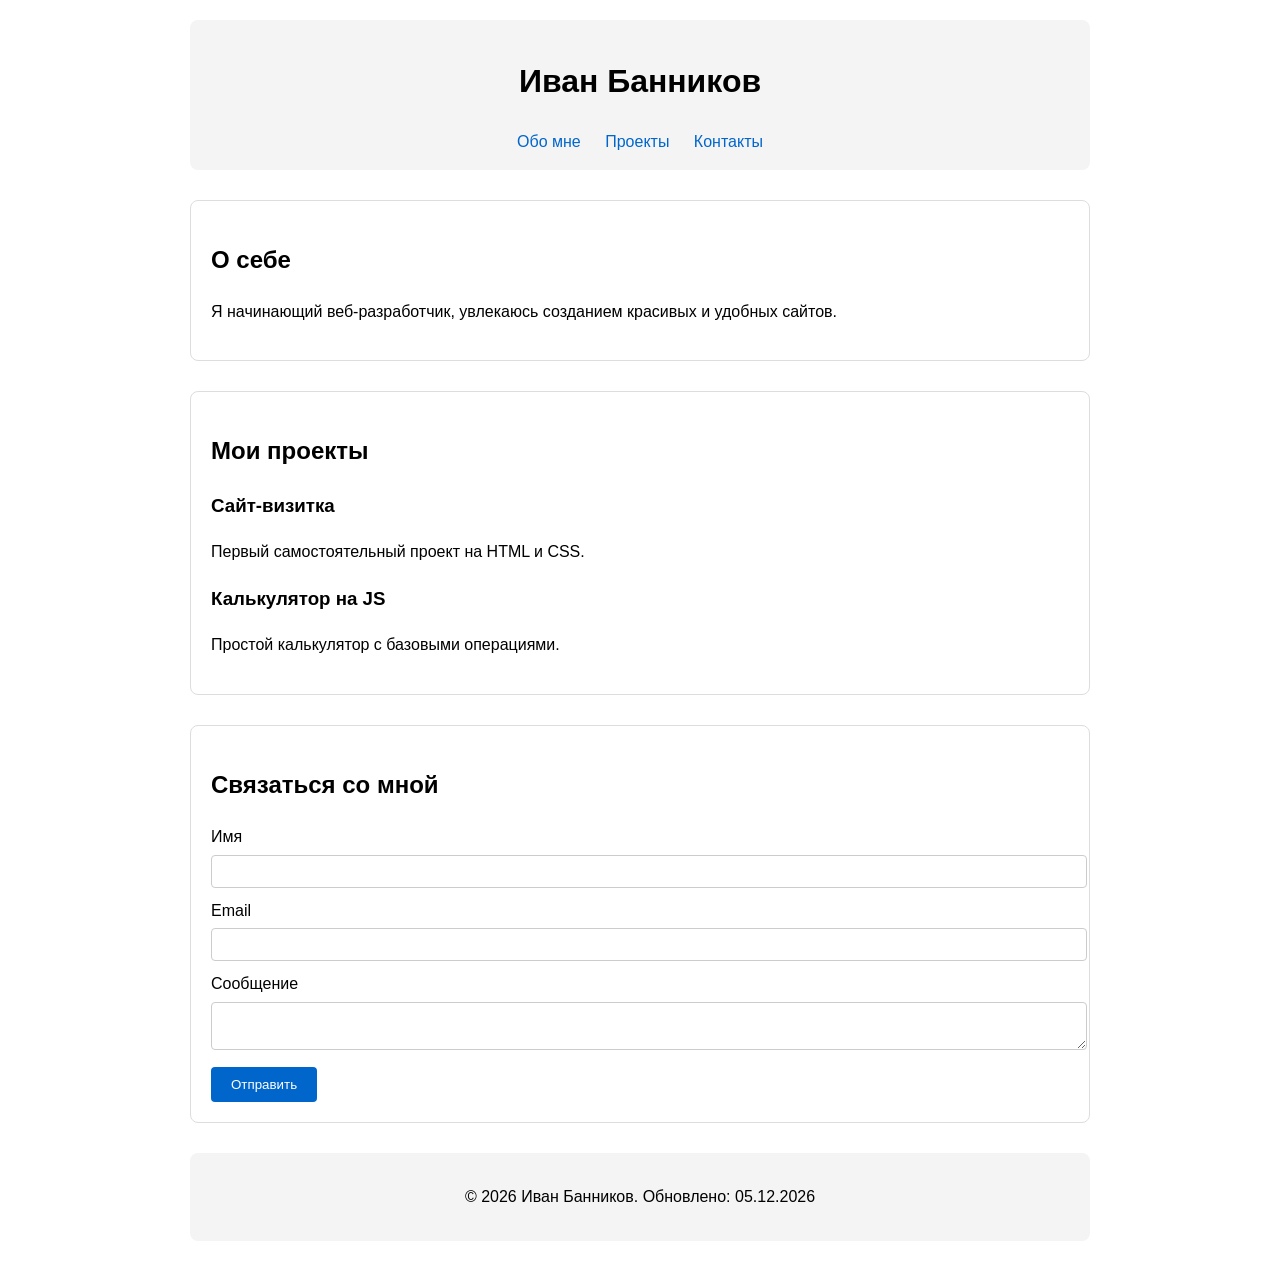
<file: проект/index.html>
<!DOCTYPE html>
<html lang="ru">
<head>
  <meta charset="UTF-8" />
  <meta name="viewport" content="width=device-width, initial-scale=1.0" />
  <title>Моё портфолио</title>
  <link rel="stylesheet" href="style.css" />
</head>
<body>
  <!-- Шапка -->
  <header>
    <h1>Иван Банников</h1>
    <nav>
      <a href="#about">Обо мне</a>
      <a href="#projects">Проекты</a>
      <a href="#contact">Контакты</a>
    </nav>
  </header>

  <!-- Основной контент -->
  <main>
    <section id="about">
      <h2>О себе</h2>
      <p>Я начинающий веб-разработчик, увлекаюсь созданием красивых и удобных сайтов.</p>
    </section>

    <section id="projects">
      <h2>Мои проекты</h2>
      <article>
        <h3>Сайт-визитка</h3>
        <p>Первый самостоятельный проект на HTML и CSS.</p>
      </article>
      <article>
        <h3>Калькулятор на JS</h3>
        <p>Простой калькулятор с базовыми операциями.</p>
      </article>
    </section>

    <section id="contact">
      <h2>Связаться со мной</h2>
      <form>
        <label for="name">Имя</label>
        <input type="text" id="name" name="name" required />

        <label for="email">Email</label>
        <input type="email" id="email" name="email" required />

        <label for="message">Сообщение</label>
        <textarea id="message" name="message"></textarea>

        <button type="submit">Отправить</button>
      </form>
    </section>
  </main>

  <!-- Подвал -->
  <footer>
    <p>&copy; 2026 Иван Банников. Обновлено: <span id="update-date"></span></p>
  </footer>

  <script src="script.js"></script>
</body>
</html>
</file>
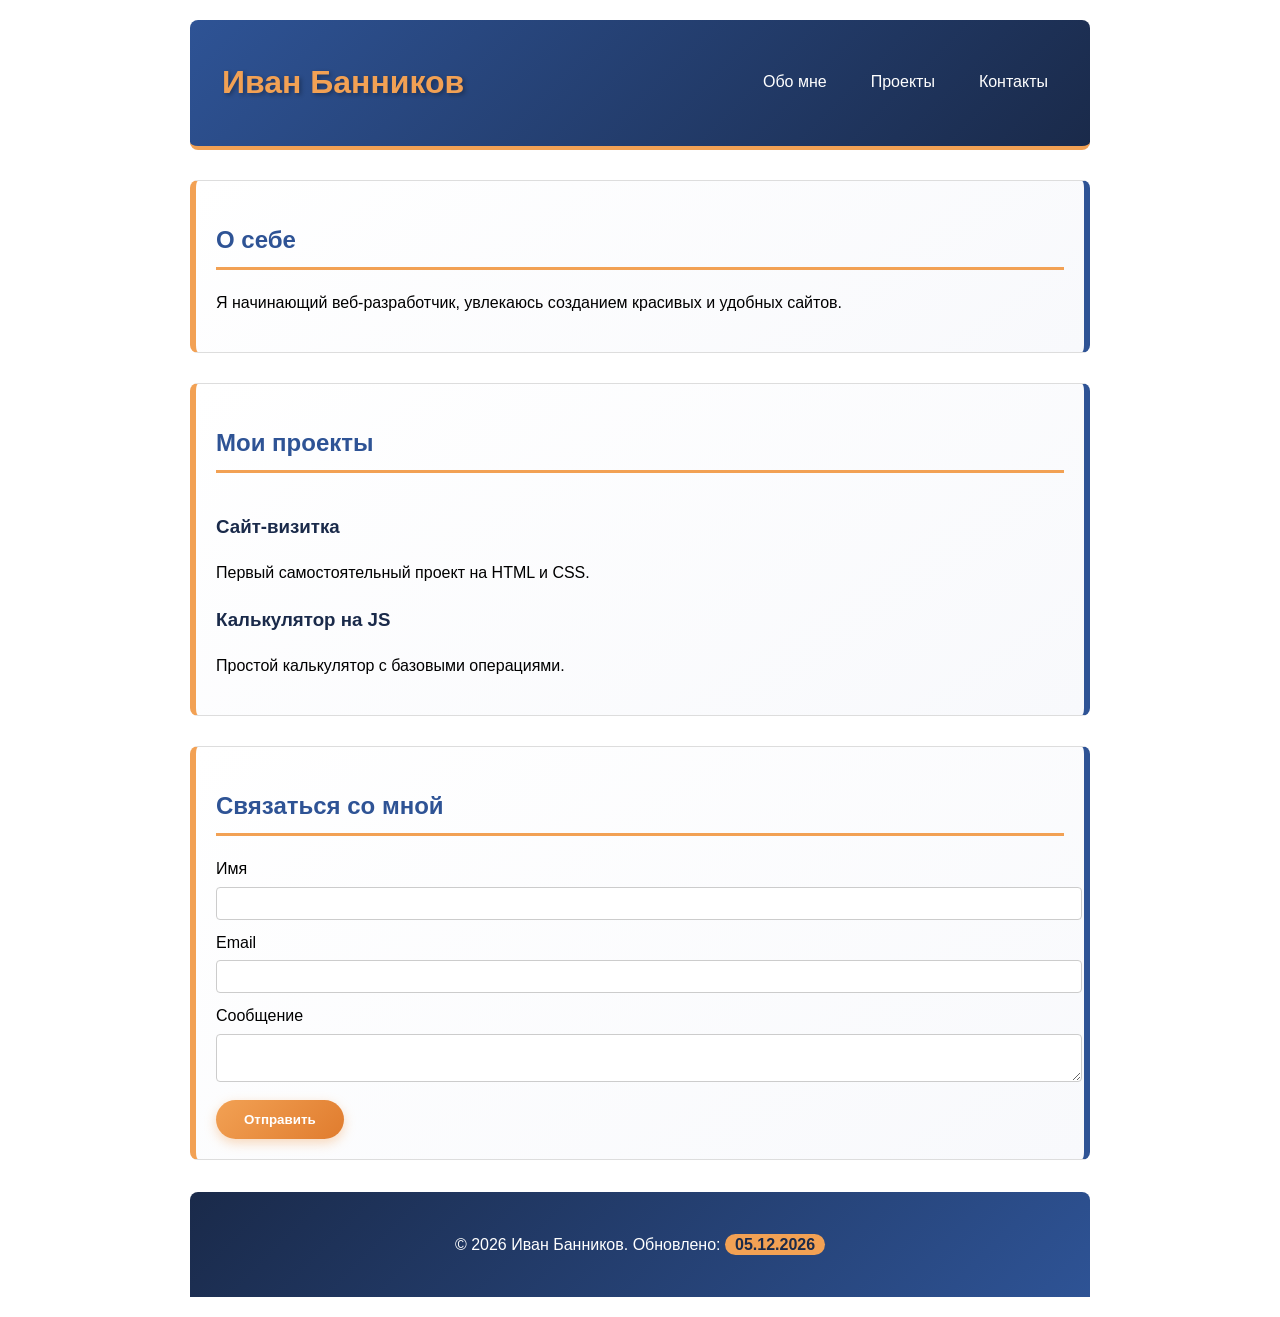
<file: проект2/index.html>
<!DOCTYPE html>
<html lang="ru">
<head>
  <meta charset="UTF-8" >
  <meta name="viewport" content="width=device-width, initial-scale=1.0" >
  <title>Моё портфолио</title>
  <link rel="stylesheet" href="style.css" >
</head>
<body>
  <!-- Шапка -->
  <header>
    <h1>Иван Банников</h1>
    <nav>
      <a href="#about">Обо мне</a>
      <a href="#projects">Проекты</a>
      <a href="#contact">Контакты</a>
    </nav>
  </header>

  <!-- Основной контент -->
  <main>
    <section id="about">
      <h2>О себе</h2>
      <p>Я начинающий веб-разработчик, увлекаюсь созданием красивых и удобных сайтов.</p>
    </section>

    <section id="projects">
      <h2>Мои проекты</h2>
      <div class="projects-grid"></div>
      <article>
        <h3>Сайт-визитка</h3>
        <p>Первый самостоятельный проект на HTML и CSS.</p>
      </article>
      <article>
        <h3>Калькулятор на JS</h3>
        <p>Простой калькулятор с базовыми операциями.</p>
      </article>
      </div>
    </section>

    <section id="contact">
      <h2>Связаться со мной</h2>
      <form>
        <label for="name">Имя</label>
        <input type="text" id="name" name="name" required >

        <label for="email">Email</label>
        <input type="email" id="email" name="email" required >

        <label for="message">Сообщение</label>
        <textarea id="message" name="message"></textarea>

        <button type="submit">Отправить</button>
      </form>
    </section>
  </main>

  <!-- Подвал -->
  <footer>
    <p>&copy; 2026 Иван Банников. Обновлено: <span id="update-date"></span></p>
  </footer>

  <script src="script.js"></script>
</body>
</html>
</file>
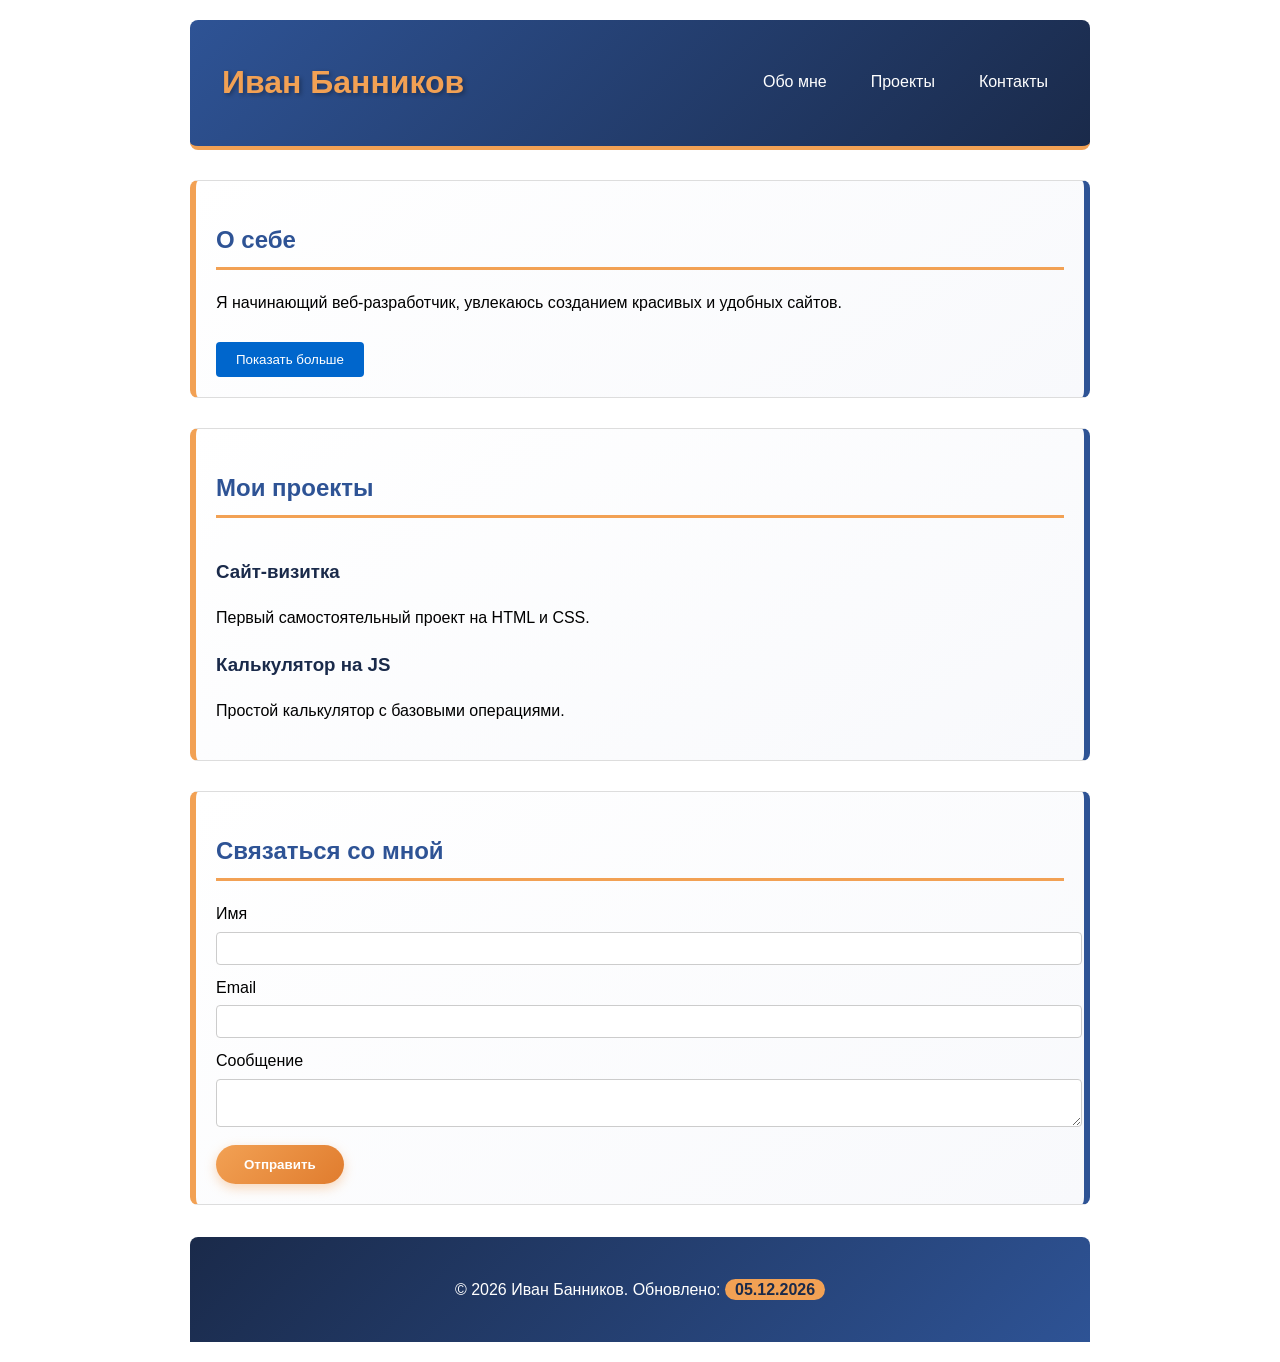
<file: проект5/index.html>
<!DOCTYPE html>
<html lang="ru">
<head>
  <meta charset="UTF-8" >
  <meta name="viewport" content="width=device-width, initial-scale=1.0" >
  <title>Моё портфолио</title>
  <link rel="stylesheet" href="style.css" >
</head>
<body>
  <!-- Шапка -->
  <header>
    <h1>Иван Банников</h1>
    <button class="burger" id="burger-btn" aria-label="Открыть меню">☰</button>
    <nav>
      <a href="#about">Обо мне</a>
      <a href="#projects">Проекты</a>
      <a href="#contact">Контакты</a>
    </nav>
  </header>

  <!-- Основной контент -->
  <main>
    <section id="about">
      <h2>О себе</h2>
      <p>Я начинающий веб-разработчик, увлекаюсь созданием красивых и удобных сайтов.</p>
    <!-- Дополнительный блок для раскрытия -->
    <div class="extra-info" id="extra-info">
    <p>Здесь может быть дополнительная информация: мои навыки, опыт работы, интересные факты или что-то ещё. Этот блок появляется плавно по клику на кнопку.</p>
    </div>
    <button id="toggle-btn">Показать больше</button>
    </section>

    <section id="projects">
      <h2>Мои проекты</h2>
      <div class="projects-grid"></div>
      <article>
        <h3>Сайт-визитка</h3>
        <p>Первый самостоятельный проект на HTML и CSS.</p>
      </article>
      <article>
        <h3>Калькулятор на JS</h3>
        <p>Простой калькулятор с базовыми операциями.</p>
      </article>
      </div>
    </section>

    <section id="contact">
      <h2>Связаться со мной</h2>
      <form>
        <label for="name">Имя</label>
        <input type="text" id="name" name="name" required >

        <label for="email">Email</label>
        <input type="email" id="email" name="email" required >

        <label for="message">Сообщение</label>
        <textarea id="message" name="message"></textarea>

        <button type="submit">Отправить</button>
      </form>
    </section>
  </main>

  <!-- Подвал -->
  <footer>
    <p>&copy; 2026 Иван Банников. Обновлено: <span id="update-date"></span></p>
  </footer>

  <script src="script.js"></script>
</body>
</html>
</file>
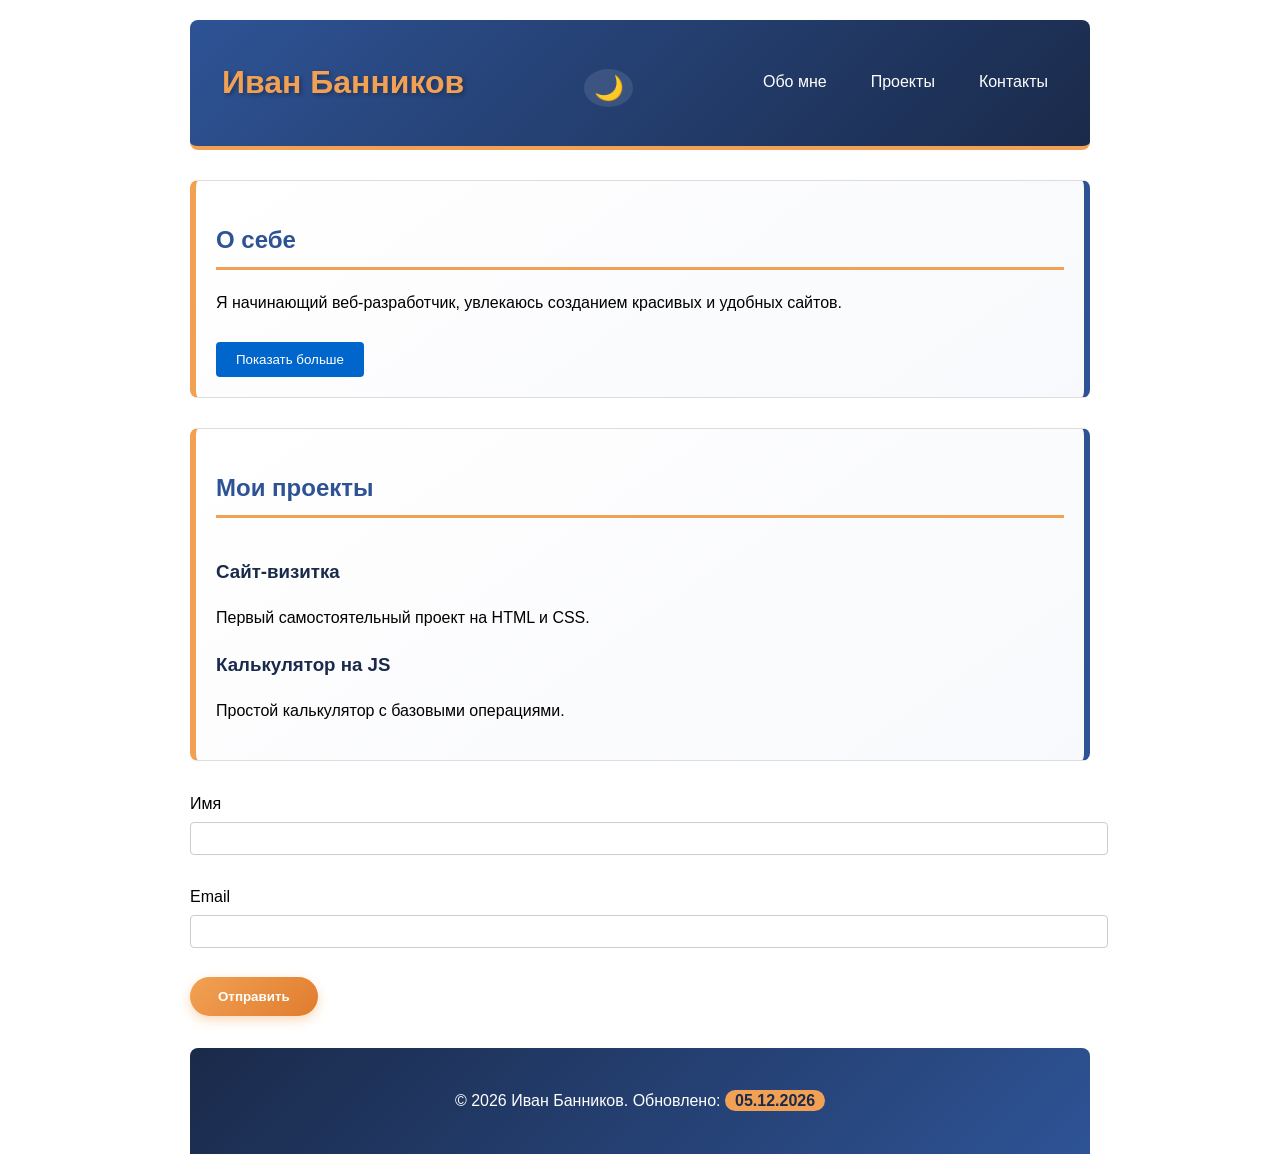
<file: проект6/index.html>
<!DOCTYPE html>
<html lang="ru">
<head>
  <meta charset="UTF-8" >
  <meta name="viewport" content="width=device-width, initial-scale=1.0" >
  <title>Моё портфолио</title>
  <link rel="stylesheet" href="style.css" >
</head>
<body>
  <!-- Шапка -->
  <header>
    <h1>Иван Банников</h1>
    <button id="theme-toggle" aria-label="Переключить тему">🌙</button>
    <button class="burger" id="burger-btn" aria-label="Открыть меню">☰</button>
    <nav>
      <a href="#about">Обо мне</a>
      <a href="#projects">Проекты</a>
      <a href="#contact">Контакты</a>
    </nav>
  </header>

  <!-- Основной контент -->
  <main>
    <section id="about">
      <h2>О себе</h2>
      <p>Я начинающий веб-разработчик, увлекаюсь созданием красивых и удобных сайтов.</p>
    <!-- Дополнительный блок для раскрытия -->
    <div class="extra-info" id="extra-info">
    <p>Здесь может быть дополнительная информация: мои навыки, опыт работы, интересные факты или что-то ещё. Этот блок появляется плавно по клику на кнопку.</p>
    </div>
    <button id="toggle-btn">Показать больше</button>
    </section>

    <section id="projects">
      <h2>Мои проекты</h2>
      <div class="projects-grid"></div>
      <article>
        <h3>Сайт-визитка</h3>
        <p>Первый самостоятельный проект на HTML и CSS.</p>
      </article>
      <article>
        <h3>Калькулятор на JS</h3>
        <p>Простой калькулятор с базовыми операциями.</p>
      </article>
      </div>
    </section>

      <form id="contact-form">
  <label for="name">Имя</label>
  <input type="text" id="name" name="name" required>
  <span class="error" id="name-error"></span>

  <label for="email">Email</label>
  <input type="text" id="email" name="email" required>
  <span class="error" id="email-error"></span>

  <button type="submit">Отправить</button>
</form>

  <!-- Подвал -->
  <footer>
    <p>&copy; 2026 Иван Банников. Обновлено: <span id="update-date"></span></p>
  </footer>

  <script src="script.js"></script>
</body>
</html>
</file>
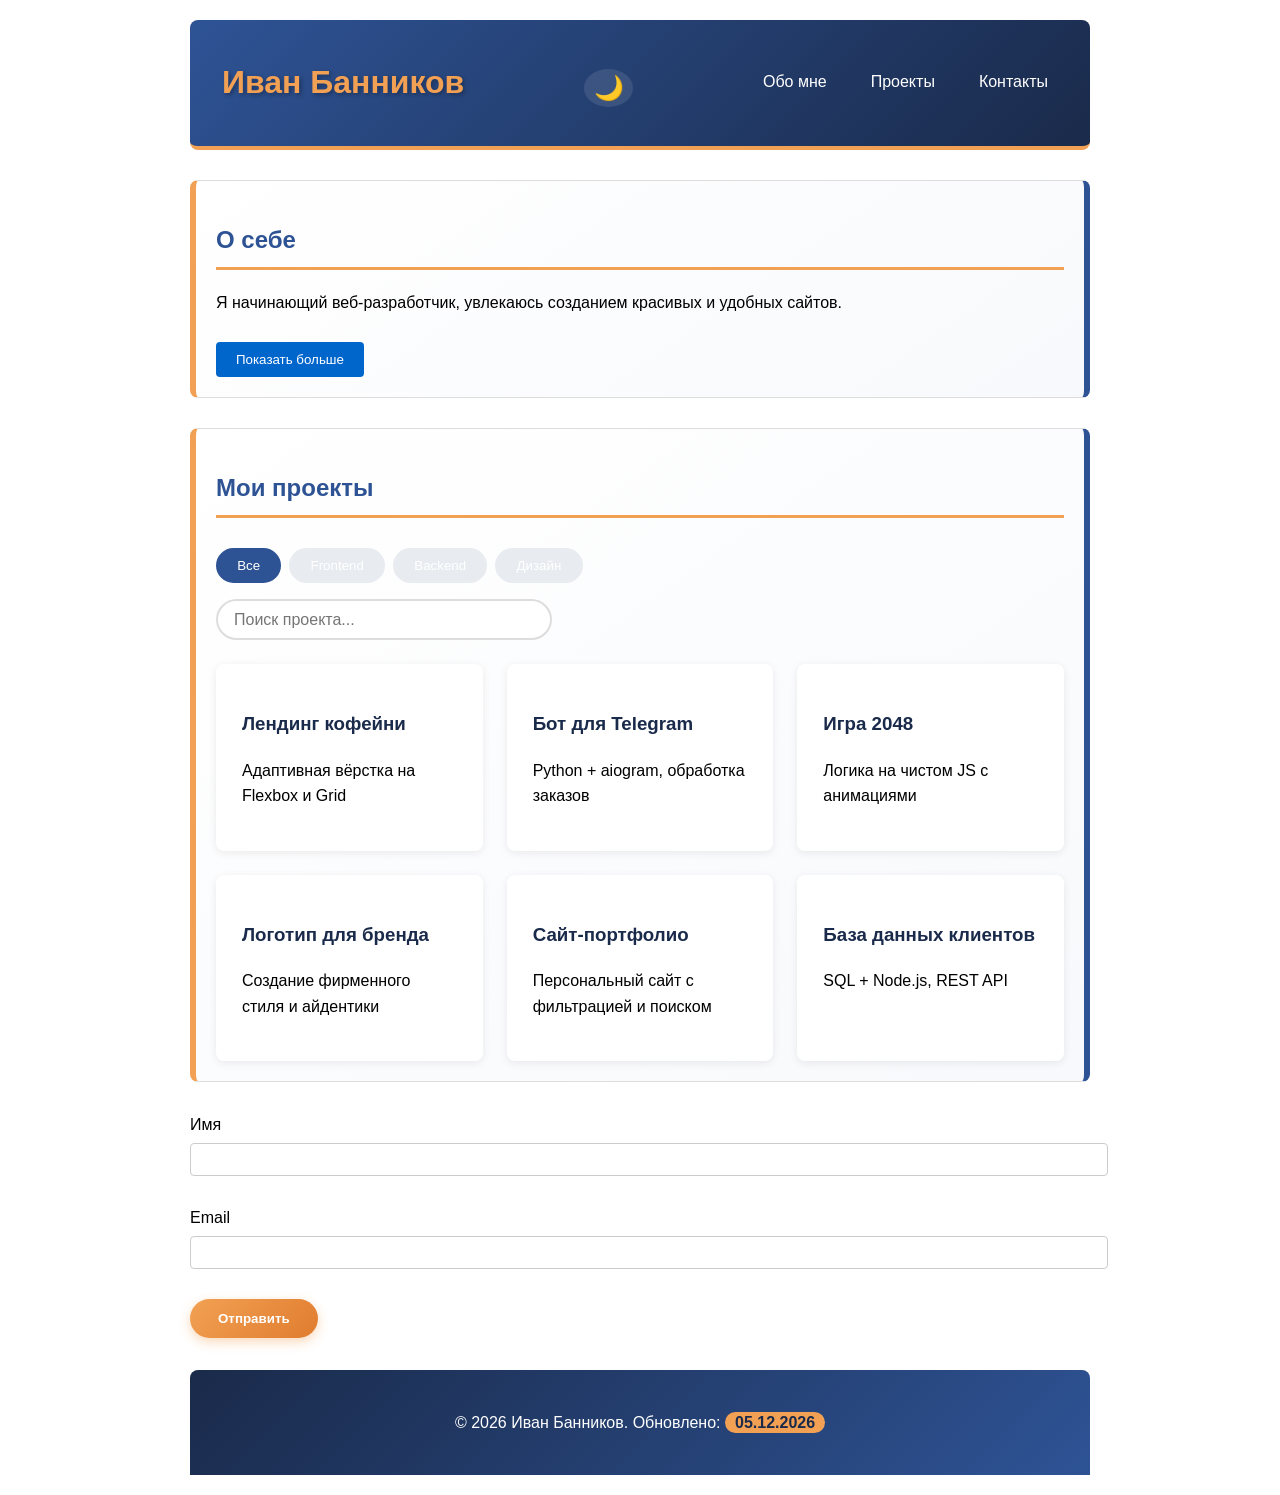
<file: проект7/index.html>
<!DOCTYPE html>
<html lang="ru">
<head>
  <meta charset="UTF-8" >
  <meta name="viewport" content="width=device-width, initial-scale=1.0" >
  <title>Моё портфолио</title>
  <link rel="stylesheet" href="style.css" >
</head>
<body>
  <!-- Шапка -->
  <header>
    <h1>Иван Банников</h1>
    <button id="theme-toggle" aria-label="Переключить тему">🌙</button>
    <button class="burger" id="burger-btn" aria-label="Открыть меню">☰</button>
    <nav>
      <a href="#about">Обо мне</a>
      <a href="#projects">Проекты</a>
      <a href="#contact">Контакты</a>
    </nav>
  </header>

  <!-- Основной контент -->
  <main>
    <section id="about">
      <h2>О себе</h2>
      <p>Я начинающий веб-разработчик, увлекаюсь созданием красивых и удобных сайтов.</p>
    <!-- Дополнительный блок для раскрытия -->
    <div class="extra-info" id="extra-info">
    <p>Здесь может быть дополнительная информация: мои навыки, опыт работы, интересные факты или что-то ещё. Этот блок появляется плавно по клику на кнопку.</p>
    </div>
    <button id="toggle-btn">Показать больше</button>
    </section>

    <section id="projects">
      <h2>Мои проекты</h2>
        <div class="filters">
    <button data-filter="all" class="active">Все</button>
    <button data-filter="frontend">Frontend</button>
    <button data-filter="backend">Backend</button>
    <button data-filter="design">Дизайн</button>
  </div>

  <!-- Поле поиска -->
  <input type="text" id="search-input" placeholder="Поиск проекта..." />

  <!-- Контейнер для карточек (пустой, JS заполнит) -->
  <div class="projects-grid" id="projects-grid"></div>
    </section>

      <form id="contact-form">
  <label for="name">Имя</label>
  <input type="text" id="name" name="name" required>
  <span class="error" id="name-error"></span>

  <label for="email">Email</label>
  <input type="text" id="email" name="email" required>
  <span class="error" id="email-error"></span>

  <button type="submit">Отправить</button>
</form>

  <!-- Подвал -->
  <footer>
    <p>&copy; 2026 Иван Банников. Обновлено: <span id="update-date"></span></p>
  </footer>

  <script src="script.js"></script>
</body>
</html>
</file>
<file: проект/style.css>
body {
  font-family: Arial, sans-serif;
  max-width: 900px;
  margin: 0 auto;
  padding: 20px;
  line-height: 1.6;
}

header, footer {
  background: #f4f4f4;
  padding: 15px;
  border-radius: 8px;
  text-align: center;
}

nav a {
  margin: 0 10px;
  text-decoration: none;
  color: #0066cc;
}

section {
  margin: 30px 0;
  padding: 20px;
  border: 1px solid #ddd;
  border-radius: 8px;
}

form label {
  display: block;
  margin-top: 10px;
}

form input, form textarea {
  width: 100%;
  padding: 8px;
  margin-top: 5px;
  border-radius: 4px;
  border: 1px solid #ccc;
}

button {
  margin-top: 10px;
  padding: 10px 20px;
  background: #0066cc;
  color: white;
  border: none;
  border-radius: 4px;
  cursor: pointer;
}
</file>
<file: проект2/style.css>
body {
  font-family: Arial, sans-serif;
  max-width: 900px;
  margin: 0 auto;
  padding: 20px;
  line-height: 1.6;
}

header, footer {
  background: #f4f4f4;
  padding: 15px;
  border-radius: 8px;
  text-align: center;
}

nav a {
  margin: 0 10px;
  text-decoration: none;
  color: #0066cc;
}

section {
  margin: 30px 0;
  padding: 20px;
  border: 1px solid #ddd;
  border-radius: 8px;
}

form label {
  display: block;
  margin-top: 10px;
}

form input, form textarea {
  width: 100%;
  padding: 8px;
  margin-top: 5px;
  border-radius: 4px;
  border: 1px solid #ccc;
}

button {
  margin-top: 10px;
  padding: 10px 20px;
  background: #0066cc;
  color: white;
  border: none;
  border-radius: 4px;
  cursor: pointer;
}

header {
  display: flex;
  justify-content: space-between;
  align-items: center;
  padding: 1rem 2rem;
  background-color: var(--color-primary, #2e5395);
  color: white;
}

nav {
  display: flex;
  gap: 1.5rem;
}

nav a {
  color: white;
  text-decoration: none;
  font-weight: 500;
}


nav a.active {
  text-decoration: underline;
  color: var(--color-accent, #f2a154);
}


.projects-grid {
  display: flex;
  flex-wrap: wrap;
  gap: 1.5rem;
}

.projects-grid article {
  flex: 1 1 280px;
  background: white;
  border-radius: 8px;
  padding: 1.5rem;
  box-shadow: 0 2px 8px rgba(0,0,0,0.08);
}

/* ===== Красочные улучшения ===== */

/* Градиентный фон для шапки */
header {
  background: linear-gradient(135deg, #2e5395, #1a2a4a);
  border-bottom: 4px solid #f2a154;
}

/* Радужные границы для секций */
section {
  border-left: 6px solid #f2a154;
  border-right: 6px solid #2e5395;
  background: linear-gradient(145deg, #ffffff, #f8f9fc);
  transition: transform 0.2s;
}
section:hover {
  transform: scale(1.01);
}

/* Яркие заголовки */
h1 {
  color: #f2a154;
  text-shadow: 2px 2px 4px rgba(0,0,0,0.3);
}
h2 {
  color: #2e5395;
  border-bottom: 3px solid #f2a154;
  padding-bottom: 0.5rem;
}
h3 {
  color: #1a2a4a;
}

/* Кнопка формы — яркая и с анимацией */
button[type="submit"] {
  background: linear-gradient(135deg, #f2a154, #e07c2e);
  color: white;
  border: none;
  padding: 12px 28px;
  font-weight: bold;
  border-radius: 30px;
  cursor: pointer;
  transition: all 0.3s;
  box-shadow: 0 4px 12px rgba(242, 161, 84, 0.4);
}
button[type="submit"]:hover {
  transform: translateY(-3px);
  box-shadow: 0 8px 20px rgba(242, 161, 84, 0.6);
  background: linear-gradient(135deg, #e07c2e, #c96b1f);
}

/* Ссылки в меню — с эффектом при наведении */
nav a {
  position: relative;
  transition: color 0.3s;
}
nav a::after {
  content: '';
  display: block;
  width: 0;
  height: 2px;
  background: #f2a154;
  transition: width 0.3s;
}
nav a:hover::after {
  width: 100%;
}
nav a.active {
  color: #f2a154 !important;
}


.projects-grid article {
  border: 2px solid transparent;
  transition: all 0.3s;
}
.projects-grid article:hover {
  border-color: #f2a154;
  box-shadow: 0 8px 24px rgba(46, 83, 149, 0.2);
  transform: translateY(-5px);
}

footer {
  background: linear-gradient(135deg, #1a2a4a, #2e5395);
  color: white;
  padding: 1.5rem;
  border-radius: 8px 8px 0 0;
  margin-top: 2rem;
}


input:focus, textarea:focus {
  outline: none;
  border-color: #f2a154;
  box-shadow: 0 0 0 4px rgba(242, 161, 84, 0.2);
}

/* Подсветка текущей даты */
#update-date {
  background: #f2a154;
  color: #1a2a4a;
  padding: 2px 10px;
  border-radius: 12px;
  font-weight: bold;
}
</file>
<file: проект5/style.css>
body {
  font-family: Arial, sans-serif;
  max-width: 900px;
  margin: 0 auto;
  padding: 20px;
  line-height: 1.6;
}

header, footer {
  background: #f4f4f4;
  padding: 15px;
  border-radius: 8px;
  text-align: center;
}

nav a {
  margin: 0 10px;
  text-decoration: none;
  color: #0066cc;
}

section {
  margin: 30px 0;
  padding: 20px;
  border: 1px solid #ddd;
  border-radius: 8px;
}

form label {
  display: block;
  margin-top: 10px;
}

form input, form textarea {
  width: 100%;
  padding: 8px;
  margin-top: 5px;
  border-radius: 4px;
  border: 1px solid #ccc;
}

button {
  margin-top: 10px;
  padding: 10px 20px;
  background: #0066cc;
  color: white;
  border: none;
  border-radius: 4px;
  cursor: pointer;
}

header {
  display: flex;
  justify-content: space-between;
  align-items: center;
  padding: 1rem 2rem;
  background-color: var(--color-primary, #2e5395);
  color: white;
}

nav {
  display: flex;
  gap: 1.5rem;
}

nav a {
  color: white;
  text-decoration: none;
  font-weight: 500;
}


nav a.active {
  text-decoration: underline;
  color: var(--color-accent, #f2a154);
}


.projects-grid {
  display: flex;
  flex-wrap: wrap;
  gap: 1.5rem;
}

.projects-grid article {
  flex: 1 1 280px;
  background: white;
  border-radius: 8px;
  padding: 1.5rem;
  box-shadow: 0 2px 8px rgba(0,0,0,0.08);
}

/* ===== Красочные улучшения ===== */

/* Градиентный фон для шапки */
header {
  background: linear-gradient(135deg, #2e5395, #1a2a4a);
  border-bottom: 4px solid #f2a154;
}

/* Радужные границы для секций */
section {
  border-left: 6px solid #f2a154;
  border-right: 6px solid #2e5395;
  background: linear-gradient(145deg, #ffffff, #f8f9fc);
  transition: transform 0.2s;
}
section:hover {
  transform: scale(1.01);
}

/* Яркие заголовки */
h1 {
  color: #f2a154;
  text-shadow: 2px 2px 4px rgba(0,0,0,0.3);
}
h2 {
  color: #2e5395;
  border-bottom: 3px solid #f2a154;
  padding-bottom: 0.5rem;
}
h3 {
  color: #1a2a4a;
}

/* Кнопка формы — яркая и с анимацией */
button[type="submit"] {
  background: linear-gradient(135deg, #f2a154, #e07c2e);
  color: white;
  border: none;
  padding: 12px 28px;
  font-weight: bold;
  border-radius: 30px;
  cursor: pointer;
  transition: all 0.3s;
  box-shadow: 0 4px 12px rgba(242, 161, 84, 0.4);
}
button[type="submit"]:hover {
  transform: translateY(-3px);
  box-shadow: 0 8px 20px rgba(242, 161, 84, 0.6);
  background: linear-gradient(135deg, #e07c2e, #c96b1f);
}

/* Ссылки в меню — с эффектом при наведении */
nav a {
  position: relative;
  transition: color 0.3s;
}
nav a::after {
  content: '';
  display: block;
  width: 0;
  height: 2px;
  background: #f2a154;
  transition: width 0.3s;
}
nav a:hover::after {
  width: 100%;
}
nav a.active {
  color: #f2a154 !important;
}

/* Сетка проектов — на Grid */
.projects-grid {
  display: grid;
  grid-template-columns: repeat(auto-fit, minmax(260px, 1fr));
  gap: 1.5rem;
}

.projects-grid article {
  background: white;
  border-radius: 8px;
  padding: 1.5rem;
  box-shadow: 0 2px 8px rgba(0,0,0,0.08);
  border: 2px solid transparent;
  transition: all 0.3s;
}
.projects-grid article:hover {
  border-color: #f2a154;
  box-shadow: 0 8px 24px rgba(46, 83, 149, 0.2);
  transform: translateY(-5px);
}
footer {
  background: linear-gradient(135deg, #1a2a4a, #2e5395);
  color: white;
  padding: 1.5rem;
  border-radius: 8px 8px 0 0;
  margin-top: 2rem;
}


input:focus, textarea:focus {
  outline: none;
  border-color: #f2a154;
  box-shadow: 0 0 0 4px rgba(242, 161, 84, 0.2);
}

/* Подсветка текущей даты */
#update-date {
  background: #f2a154;
  color: #1a2a4a;
  padding: 2px 10px;
  border-radius: 12px;
  font-weight: bold;
}

/* ===== Бургер-меню (по умолчанию скрыт на десктопе) ===== */
.burger {
  display: none;
  font-size: 1.8rem;
  background: none;
  border: none;
  color: white;
  cursor: pointer;
}


@media (max-width: 768px) {
  .burger {
    display: block;
  }

  nav {
    display: none;                    
    flex-direction: column;
    position: absolute;
    top: 60px;
    right: 0;
    background: var(--color-primary, #2e5395);
    width: 100%;
    padding: 1rem;
    gap: 0.8rem;
  }

  nav.open {
    display: flex;                    
  }

 
  header {
    position: relative;
  }
}
/* ===== Плавные переходы для интерактивных элементов ===== */

/* Навигация */
nav a {
  transition: color 0.2s ease;
}
nav a:hover {
  color: var(--color-accent, #f2a154);
}

/* Карточки проектов (если ещё нет transition) */
.projects-grid article {
  transition: transform 0.3s ease, box-shadow 0.3s ease;
}
.projects-grid article:hover {
  transform: translateY(-6px);
  box-shadow: 0 10px 24px rgba(0,0,0,0.15);
}

/* Кнопки (включая кнопку отправки формы и новую кнопку) */
button {
  transition: background-color 0.2s ease, transform 0.1s ease;
}
button:hover {
  background-color: var(--color-accent, #f2a154);
}
button:active {
  transform: scale(0.97);
}

/* ===== Keyframe-анимация появления карточек ===== */
@keyframes fadeInUp {
  from {
    opacity: 0;
    transform: translateY(20px);
  }
  to {
    opacity: 1;
    transform: translateY(0);
  }
}

/* Применяем анимацию к карточкам */
.projects-grid article {
  animation: fadeInUp 0.6s ease forwards;
  opacity: 0; /* чтобы до запуска анимации не было видно */
}

/* Задержки для эффекта "лесенки" */
.projects-grid article:nth-child(2) {
  animation-delay: 0.15s;
}
.projects-grid article:nth-child(3) {
  animation-delay: 0.3s;
}
/* если больше 3 карточек, можно добавить ещё */

/* ===== Скрытый блок "Показать больше" ===== */
.extra-info {
  max-height: 0;
  overflow: hidden;
  transition: max-height 0.4s ease;
}

.extra-info.expanded {
  max-height: 500px; /* достаточно для текста */
}
</file>
<file: проект6/style.css>
body {
  font-family: Arial, sans-serif;
  max-width: 900px;
  margin: 0 auto;
  padding: 20px;
  line-height: 1.6;
}

header, footer {
  background: #f4f4f4;
  padding: 15px;
  border-radius: 8px;
  text-align: center;
}

nav a {
  margin: 0 10px;
  text-decoration: none;
  color: #0066cc;
}

section {
  margin: 30px 0;
  padding: 20px;
  border: 1px solid #ddd;
  border-radius: 8px;
}

form label {
  display: block;
  margin-top: 10px;
}

form input, form textarea {
  width: 100%;
  padding: 8px;
  margin-top: 5px;
  border-radius: 4px;
  border: 1px solid #ccc;
}

button {
  margin-top: 10px;
  padding: 10px 20px;
  background: #0066cc;
  color: white;
  border: none;
  border-radius: 4px;
  cursor: pointer;
}

header {
  display: flex;
  justify-content: space-between;
  align-items: center;
  padding: 1rem 2rem;
  background-color: var(--color-primary, #2e5395);
  color: white;
}

nav {
  display: flex;
  gap: 1.5rem;
}

nav a {
  color: white;
  text-decoration: none;
  font-weight: 500;
}


nav a.active {
  text-decoration: underline;
  color: var(--color-accent, #f2a154);
}


.projects-grid {
  display: flex;
  flex-wrap: wrap;
  gap: 1.5rem;
}

.projects-grid article {
  flex: 1 1 280px;
  background: white;
  border-radius: 8px;
  padding: 1.5rem;
  box-shadow: 0 2px 8px rgba(0,0,0,0.08);
}

/* ===== Красочные улучшения ===== */

/* Градиентный фон для шапки */
header {
  background: linear-gradient(135deg, #2e5395, #1a2a4a);
  border-bottom: 4px solid #f2a154;
}

/* Радужные границы для секций */
section {
  border-left: 6px solid #f2a154;
  border-right: 6px solid #2e5395;
  background: linear-gradient(145deg, #ffffff, #f8f9fc);
  transition: transform 0.2s;
}
section:hover {
  transform: scale(1.01);
}

/* Яркие заголовки */
h1 {
  color: #f2a154;
  text-shadow: 2px 2px 4px rgba(0,0,0,0.3);
}
h2 {
  color: #2e5395;
  border-bottom: 3px solid #f2a154;
  padding-bottom: 0.5rem;
}
h3 {
  color: #1a2a4a;
}

/* Кнопка формы — яркая и с анимацией */
button[type="submit"] {
  background: linear-gradient(135deg, #f2a154, #e07c2e);
  color: white;
  border: none;
  padding: 12px 28px;
  font-weight: bold;
  border-radius: 30px;
  cursor: pointer;
  transition: all 0.3s;
  box-shadow: 0 4px 12px rgba(242, 161, 84, 0.4);
}
button[type="submit"]:hover {
  transform: translateY(-3px);
  box-shadow: 0 8px 20px rgba(242, 161, 84, 0.6);
  background: linear-gradient(135deg, #e07c2e, #c96b1f);
}

/* Ссылки в меню — с эффектом при наведении */
nav a {
  position: relative;
  transition: color 0.3s;
}
nav a::after {
  content: '';
  display: block;
  width: 0;
  height: 2px;
  background: #f2a154;
  transition: width 0.3s;
}
nav a:hover::after {
  width: 100%;
}
nav a.active {
  color: #f2a154 !important;
}

/* Сетка проектов — на Grid */
.projects-grid {
  display: grid;
  grid-template-columns: repeat(auto-fit, minmax(260px, 1fr));
  gap: 1.5rem;
}

.projects-grid article {
  background: white;
  border-radius: 8px;
  padding: 1.5rem;
  box-shadow: 0 2px 8px rgba(0,0,0,0.08);
  border: 2px solid transparent;
  transition: all 0.3s;
}
.projects-grid article:hover {
  border-color: #f2a154;
  box-shadow: 0 8px 24px rgba(46, 83, 149, 0.2);
  transform: translateY(-5px);
}
footer {
  background: linear-gradient(135deg, #1a2a4a, #2e5395);
  color: white;
  padding: 1.5rem;
  border-radius: 8px 8px 0 0;
  margin-top: 2rem;
}


input:focus, textarea:focus {
  outline: none;
  border-color: #f2a154;
  box-shadow: 0 0 0 4px rgba(242, 161, 84, 0.2);
}

/* Подсветка текущей даты */
#update-date {
  background: #f2a154;
  color: #1a2a4a;
  padding: 2px 10px;
  border-radius: 12px;
  font-weight: bold;
}

/* ===== Бургер-меню (по умолчанию скрыт на десктопе) ===== */
.burger {
  display: none;
  font-size: 1.8rem;
  background: none;
  border: none;
  color: white;
  cursor: pointer;
}


@media (max-width: 768px) {
  .burger {
    display: block;
  }

  nav {
    display: none;                    
    flex-direction: column;
    position: absolute;
    top: 60px;
    right: 0;
    background: var(--color-primary, #2e5395);
    width: 100%;
    padding: 1rem;
    gap: 0.8rem;
  }

  nav.open {
    display: flex;                    
  }

 
  header {
    position: relative;
  }
}
/* ===== Плавные переходы для интерактивных элементов ===== */

/* Навигация */
nav a {
  transition: color 0.2s ease;
}
nav a:hover {
  color: var(--color-accent, #f2a154);
}

/* Карточки проектов (если ещё нет transition) */
.projects-grid article {
  transition: transform 0.3s ease, box-shadow 0.3s ease;
}
.projects-grid article:hover {
  transform: translateY(-6px);
  box-shadow: 0 10px 24px rgba(0,0,0,0.15);
}

/* Кнопки (включая кнопку отправки формы и новую кнопку) */
button {
  transition: background-color 0.2s ease, transform 0.1s ease;
}
button:hover {
  background-color: var(--color-accent, #f2a154);
}
button:active {
  transform: scale(0.97);
}


@keyframes fadeInUp {
  from {
    opacity: 0;
    transform: translateY(20px);
  }
  to {
    opacity: 1;
    transform: translateY(0);
  }
}

/* Применяем анимацию к карточкам */
.projects-grid article {
  animation: fadeInUp 0.6s ease forwards;
  opacity: 0; /* чтобы до запуска анимации не было видно */
}

/* Задержки для эффекта "лесенки" */
.projects-grid article:nth-child(2) {
  animation-delay: 0.15s;
}
.projects-grid article:nth-child(3) {
  animation-delay: 0.3s;
}
/* если больше 3 карточек, можно добавить ещё */

/* ===== Скрытый блок "Показать больше" ===== */
.extra-info {
  max-height: 0;
  overflow: hidden;
  transition: max-height 0.4s ease;
}

.extra-info.expanded {
  max-height: 500px; /* достаточно для текста */
}

/* ===== Тёмная тема ===== */
body.dark-theme {
  background-color: #1a1a1a;
  color: #eaeaea;
}

body.dark-theme header {
  background: linear-gradient(135deg, #111, #1a1a1a);
  border-bottom-color: #f2a154;
}

body.dark-theme .projects-grid article {
  background-color: #2a2a2a;
  color: #eaeaea;
  border-color: #3a3a3a;
}

body.dark-theme section {
  background: #222;
  border-color: #3a3a3a;
}

body.dark-theme footer {
  background: linear-gradient(135deg, #111, #1a1a1a);
}

body.dark-theme input,
body.dark-theme textarea {
  background-color: #2a2a2a;
  color: #eaeaea;
  border-color: #444;
}

body.dark-theme .error {
  color: #ff6b6b;
}

body.dark-theme #theme-toggle {
  background: #444;
  color: #f2a154;
}

/* ===== Кнопка переключения темы ===== */
#theme-toggle {
  background: rgba(255, 255, 255, 0.1);
  border: none;
  color: white;
  font-size: 1.5rem;
  cursor: pointer;
  padding: 0.3rem 0.6rem;
  border-radius: 50%;
  transition: all 0.3s ease;
}

#theme-toggle:hover {
  background: rgba(255, 255, 255, 0.2);
  transform: rotate(20deg);
}

/* ===== Сообщения об ошибках в форме ===== */
.error {
  display: block;
  color: #d33;
  font-size: 0.85rem;
  min-height: 1.2em;
  margin-top: 0.2rem;
}
</file>
<file: проект7/style.css>
body {
  font-family: Arial, sans-serif;
  max-width: 900px;
  margin: 0 auto;
  padding: 20px;
  line-height: 1.6;
}

header, footer {
  background: #f4f4f4;
  padding: 15px;
  border-radius: 8px;
  text-align: center;
}

nav a {
  margin: 0 10px;
  text-decoration: none;
  color: #0066cc;
}

section {
  margin: 30px 0;
  padding: 20px;
  border: 1px solid #ddd;
  border-radius: 8px;
}

form label {
  display: block;
  margin-top: 10px;
}

form input, form textarea {
  width: 100%;
  padding: 8px;
  margin-top: 5px;
  border-radius: 4px;
  border: 1px solid #ccc;
}

button {
  margin-top: 10px;
  padding: 10px 20px;
  background: #0066cc;
  color: white;
  border: none;
  border-radius: 4px;
  cursor: pointer;
}

header {
  display: flex;
  justify-content: space-between;
  align-items: center;
  padding: 1rem 2rem;
  background-color: var(--color-primary, #2e5395);
  color: white;
}

nav {
  display: flex;
  gap: 1.5rem;
}

nav a {
  color: white;
  text-decoration: none;
  font-weight: 500;
}


nav a.active {
  text-decoration: underline;
  color: var(--color-accent, #f2a154);
}


.projects-grid {
  display: flex;
  flex-wrap: wrap;
  gap: 1.5rem;
}

.projects-grid article {
  flex: 1 1 280px;
  background: white;
  border-radius: 8px;
  padding: 1.5rem;
  box-shadow: 0 2px 8px rgba(0,0,0,0.08);
}

/* ===== Красочные улучшения ===== */

/* Градиентный фон для шапки */
header {
  background: linear-gradient(135deg, #2e5395, #1a2a4a);
  border-bottom: 4px solid #f2a154;
}

/* Радужные границы для секций */
section {
  border-left: 6px solid #f2a154;
  border-right: 6px solid #2e5395;
  background: linear-gradient(145deg, #ffffff, #f8f9fc);
  transition: transform 0.2s;
}
section:hover {
  transform: scale(1.01);
}

/* Яркие заголовки */
h1 {
  color: #f2a154;
  text-shadow: 2px 2px 4px rgba(0,0,0,0.3);
}
h2 {
  color: #2e5395;
  border-bottom: 3px solid #f2a154;
  padding-bottom: 0.5rem;
}
h3 {
  color: #1a2a4a;
}

/* Кнопка формы — яркая и с анимацией */
button[type="submit"] {
  background: linear-gradient(135deg, #f2a154, #e07c2e);
  color: white;
  border: none;
  padding: 12px 28px;
  font-weight: bold;
  border-radius: 30px;
  cursor: pointer;
  transition: all 0.3s;
  box-shadow: 0 4px 12px rgba(242, 161, 84, 0.4);
}
button[type="submit"]:hover {
  transform: translateY(-3px);
  box-shadow: 0 8px 20px rgba(242, 161, 84, 0.6);
  background: linear-gradient(135deg, #e07c2e, #c96b1f);
}

/* Ссылки в меню — с эффектом при наведении */
nav a {
  position: relative;
  transition: color 0.3s;
}
nav a::after {
  content: '';
  display: block;
  width: 0;
  height: 2px;
  background: #f2a154;
  transition: width 0.3s;
}
nav a:hover::after {
  width: 100%;
}
nav a.active {
  color: #f2a154 !important;
}

/* Сетка проектов — на Grid */
.projects-grid {
  display: grid;
  grid-template-columns: repeat(auto-fit, minmax(260px, 1fr));
  gap: 1.5rem;
}

.projects-grid article {
  background: white;
  border-radius: 8px;
  padding: 1.5rem;
  box-shadow: 0 2px 8px rgba(0,0,0,0.08);
  border: 2px solid transparent;
  transition: all 0.3s;
}
.projects-grid article:hover {
  border-color: #f2a154;
  box-shadow: 0 8px 24px rgba(46, 83, 149, 0.2);
  transform: translateY(-5px);
}
footer {
  background: linear-gradient(135deg, #1a2a4a, #2e5395);
  color: white;
  padding: 1.5rem;
  border-radius: 8px 8px 0 0;
  margin-top: 2rem;
}


input:focus, textarea:focus {
  outline: none;
  border-color: #f2a154;
  box-shadow: 0 0 0 4px rgba(242, 161, 84, 0.2);
}

/* Подсветка текущей даты */
#update-date {
  background: #f2a154;
  color: #1a2a4a;
  padding: 2px 10px;
  border-radius: 12px;
  font-weight: bold;
}

/* ===== Бургер-меню (по умолчанию скрыт на десктопе) ===== */
.burger {
  display: none;
  font-size: 1.8rem;
  background: none;
  border: none;
  color: white;
  cursor: pointer;
}


@media (max-width: 768px) {
  .burger {
    display: block;
  }

  nav {
    display: none;                    
    flex-direction: column;
    position: absolute;
    top: 60px;
    right: 0;
    background: var(--color-primary, #2e5395);
    width: 100%;
    padding: 1rem;
    gap: 0.8rem;
  }

  nav.open {
    display: flex;                    
  }

 
  header {
    position: relative;
  }
}
/* ===== Плавные переходы для интерактивных элементов ===== */

/* Навигация */
nav a {
  transition: color 0.2s ease;
}
nav a:hover {
  color: var(--color-accent, #f2a154);
}

/* Карточки проектов (если ещё нет transition) */
.projects-grid article {
  transition: transform 0.3s ease, box-shadow 0.3s ease;
}
.projects-grid article:hover {
  transform: translateY(-6px);
  box-shadow: 0 10px 24px rgba(0,0,0,0.15);
}

/* Кнопки (включая кнопку отправки формы и новую кнопку) */
button {
  transition: background-color 0.2s ease, transform 0.1s ease;
}
button:hover {
  background-color: var(--color-accent, #f2a154);
}
button:active {
  transform: scale(0.97);
}


@keyframes fadeInUp {
  from {
    opacity: 0;
    transform: translateY(20px);
  }
  to {
    opacity: 1;
    transform: translateY(0);
  }
}

/* Применяем анимацию к карточкам */
.projects-grid article {
  animation: fadeInUp 0.6s ease forwards;
  opacity: 0; /* чтобы до запуска анимации не было видно */
}

/* Задержки для эффекта "лесенки" */
.projects-grid article:nth-child(2) {
  animation-delay: 0.15s;
}
.projects-grid article:nth-child(3) {
  animation-delay: 0.3s;
}
/* если больше 3 карточек, можно добавить ещё */

/* ===== Скрытый блок "Показать больше" ===== */
.extra-info {
  max-height: 0;
  overflow: hidden;
  transition: max-height 0.4s ease;
}

.extra-info.expanded {
  max-height: 500px; /* достаточно для текста */
}

/* ===== Тёмная тема ===== */
body.dark-theme {
  background-color: #1a1a1a;
  color: #eaeaea;
}

body.dark-theme header {
  background: linear-gradient(135deg, #111, #1a1a1a);
  border-bottom-color: #f2a154;
}

body.dark-theme .projects-grid article {
  background-color: #2a2a2a;
  color: #eaeaea;
  border-color: #3a3a3a;
}

body.dark-theme section {
  background: #222;
  border-color: #3a3a3a;
}

body.dark-theme footer {
  background: linear-gradient(135deg, #111, #1a1a1a);
}

body.dark-theme input,
body.dark-theme textarea {
  background-color: #2a2a2a;
  color: #eaeaea;
  border-color: #444;
}

body.dark-theme .error {
  color: #ff6b6b;
}

body.dark-theme #theme-toggle {
  background: #444;
  color: #f2a154;
}

/* ===== Кнопка переключения темы ===== */
#theme-toggle {
  background: rgba(255, 255, 255, 0.1);
  border: none;
  color: white;
  font-size: 1.5rem;
  cursor: pointer;
  padding: 0.3rem 0.6rem;
  border-radius: 50%;
  transition: all 0.3s ease;
}

#theme-toggle:hover {
  background: rgba(255, 255, 255, 0.2);
  transform: rotate(20deg);
}

/* ===== Сообщения об ошибках в форме ===== */
.error {
  display: block;
  color: #d33;
  font-size: 0.85rem;
  min-height: 1.2em;
  margin-top: 0.2rem;
}

/* ===== Панель фильтров и поиска ===== */
.filters {
  display: flex;
  flex-wrap: wrap;
  gap: 0.5rem;
  margin-bottom: 1rem;
}

.filters button {
  padding: 0.5rem 1.2rem;
  background: #e8ecf1;
  border: 2px solid transparent;
  border-radius: 30px;
  cursor: pointer;
  transition: all 0.3s ease;
  font-weight: 500;
}

.filters button:hover {
  background: #d0d7e3;
}

.filters button.active {
  background: var(--color-primary, #2e5395);
  color: white;
  border-color: var(--color-primary, #2e5395);
}

#search-input {
  width: 100%;
  max-width: 300px;
  padding: 0.6rem 1rem;
  margin-bottom: 1.5rem;
  border: 2px solid #ddd;
  border-radius: 30px;
  font-size: 1rem;
  transition: border-color 0.3s ease;
}

#search-input:focus {
  outline: none;
  border-color: var(--color-primary, #2e5395);
}

/* Тёмная тема для фильтров */
body.dark-theme .filters button {
  background: #333;
  color: #eaeaea;
}

body.dark-theme .filters button:hover {
  background: #444;
}

body.dark-theme .filters button.active {
  background: var(--color-accent, #f2a154);
  color: #1a1a1a;
}

body.dark-theme #search-input {
  background: #2a2a2a;
  color: #eaeaea;
  border-color: #444;
}
</file>
